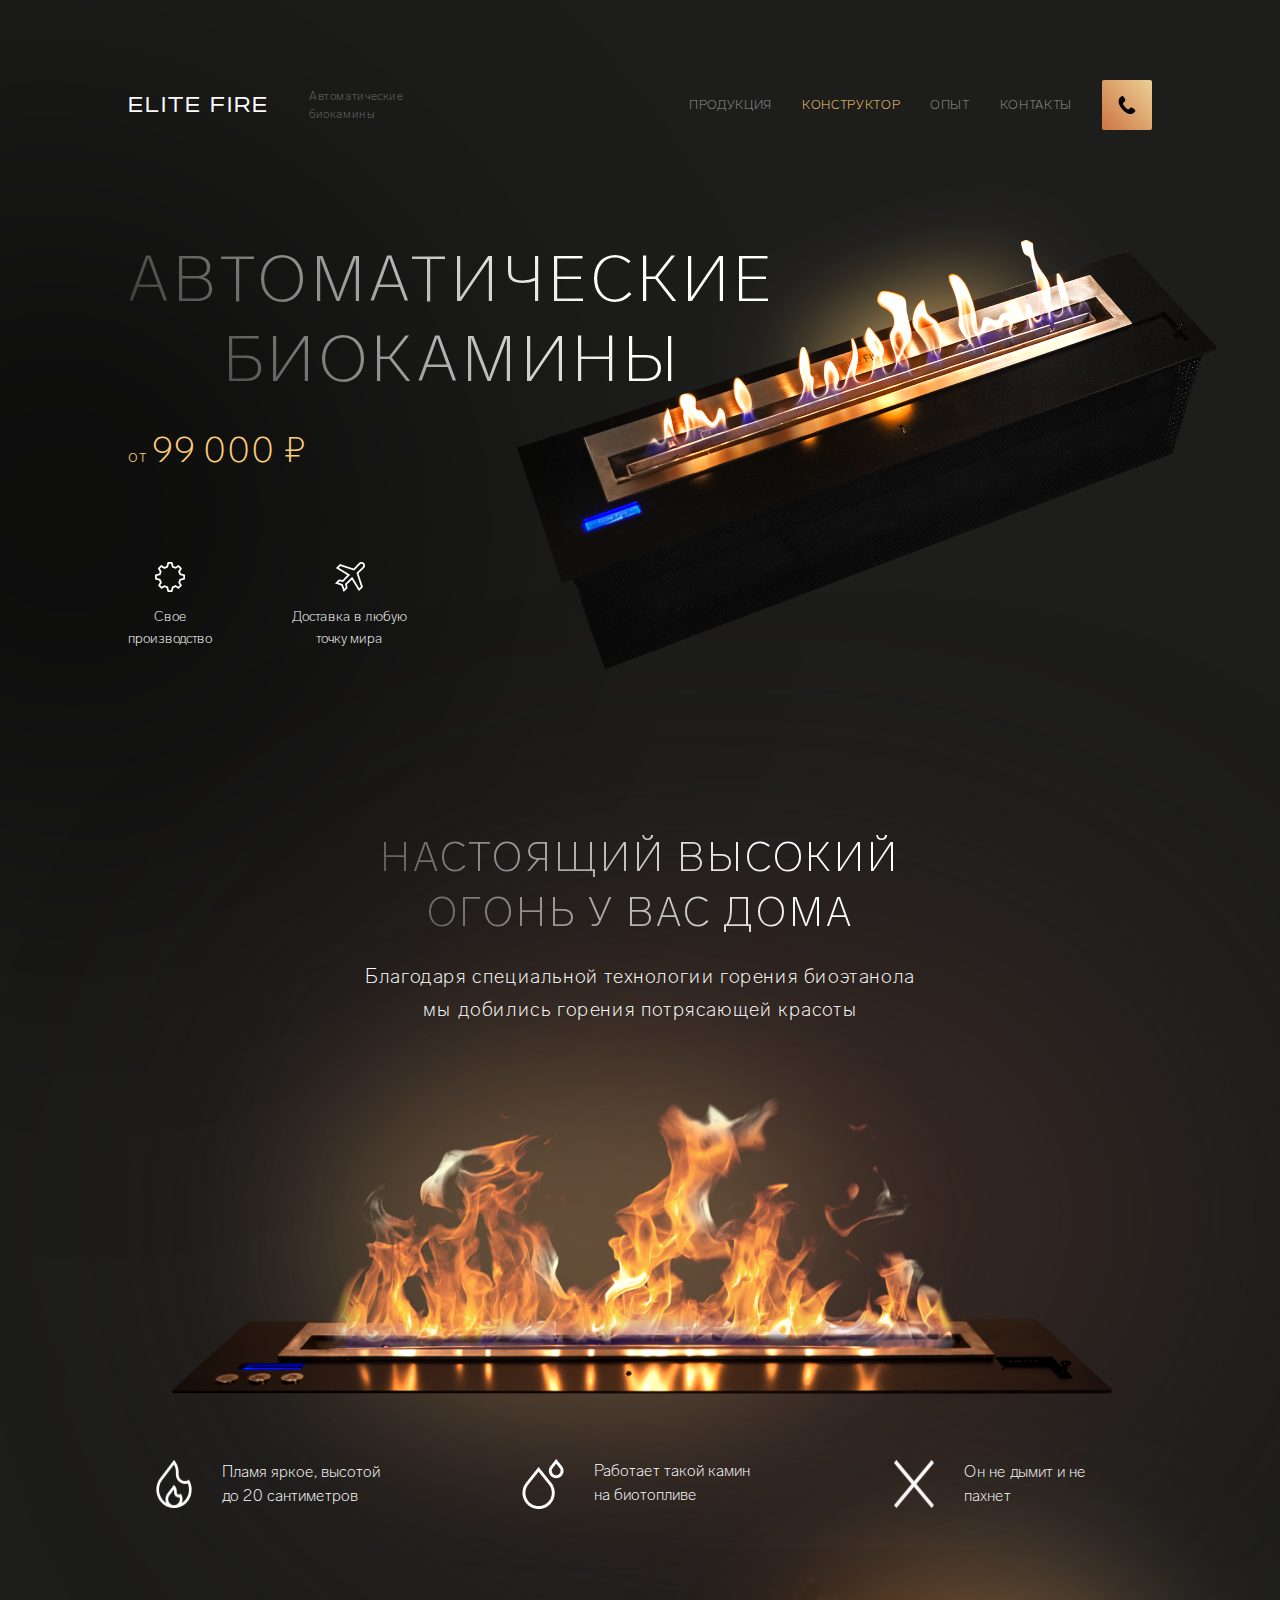
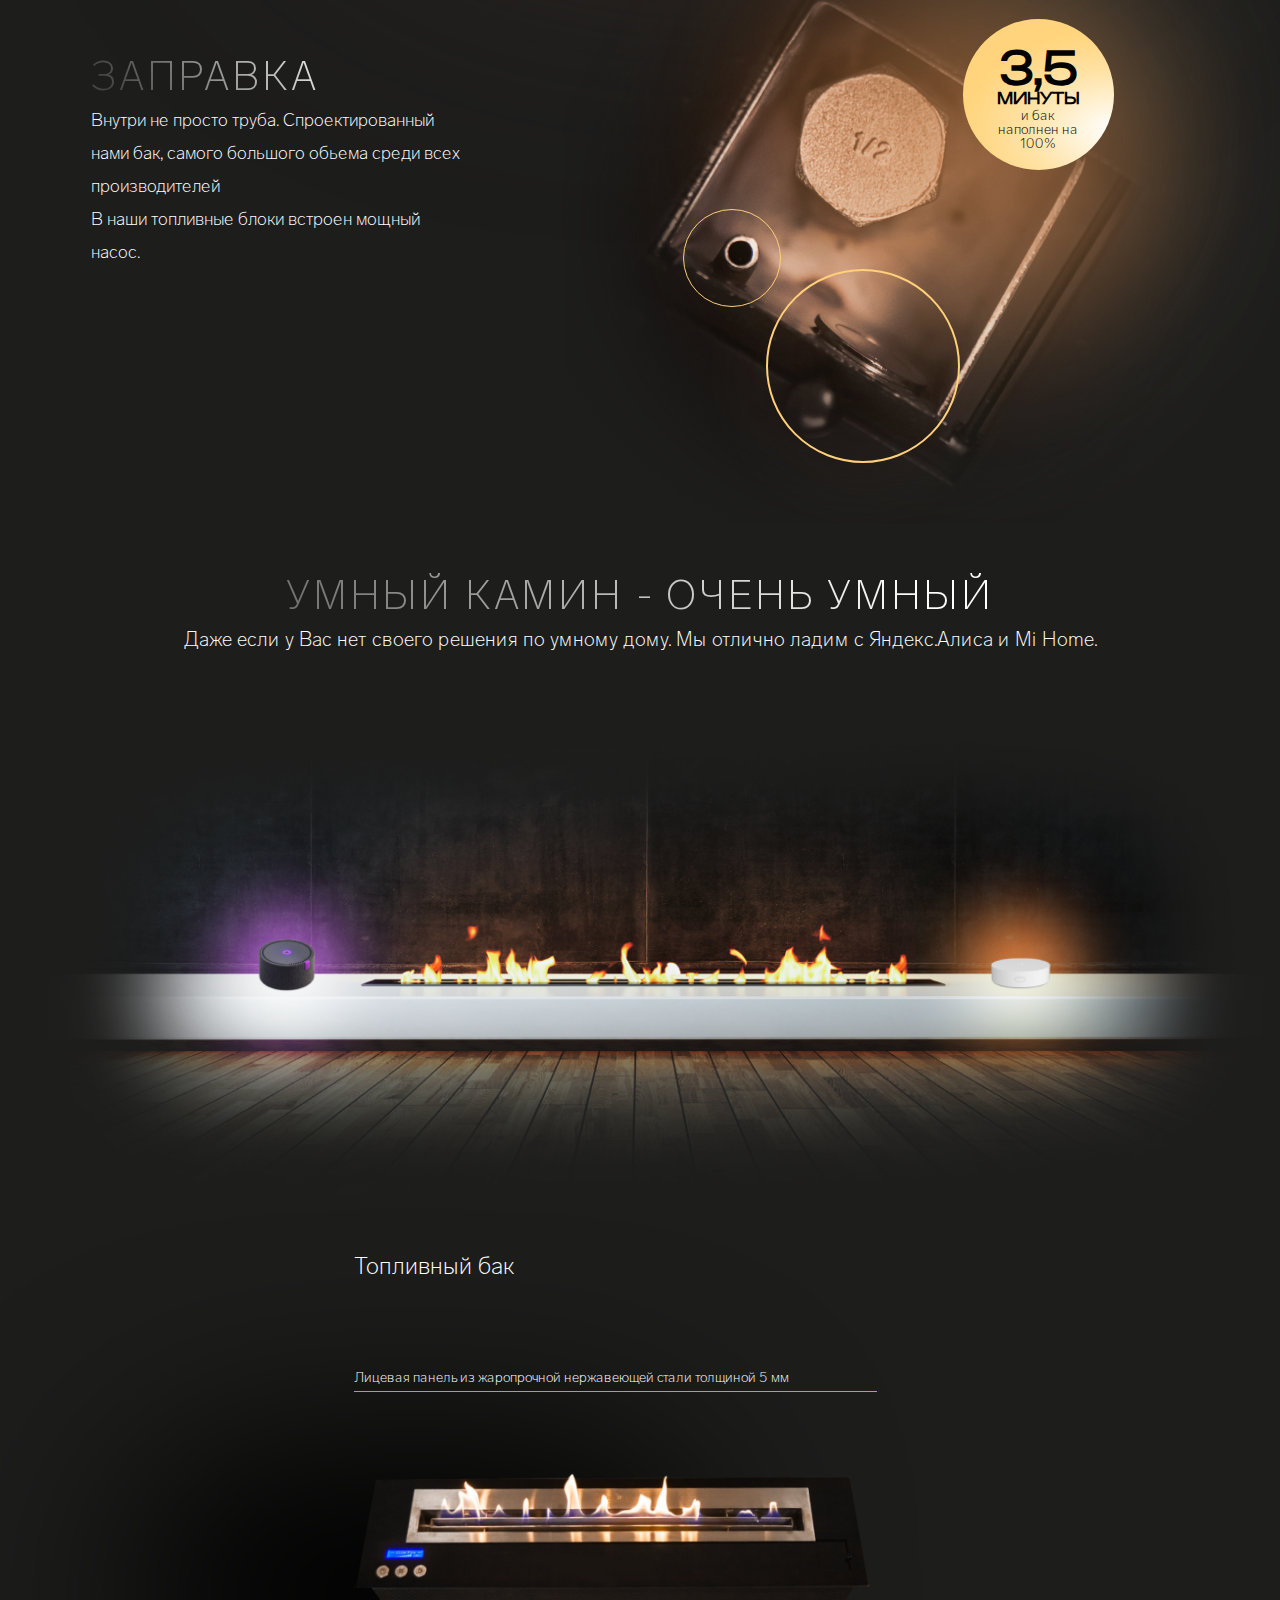
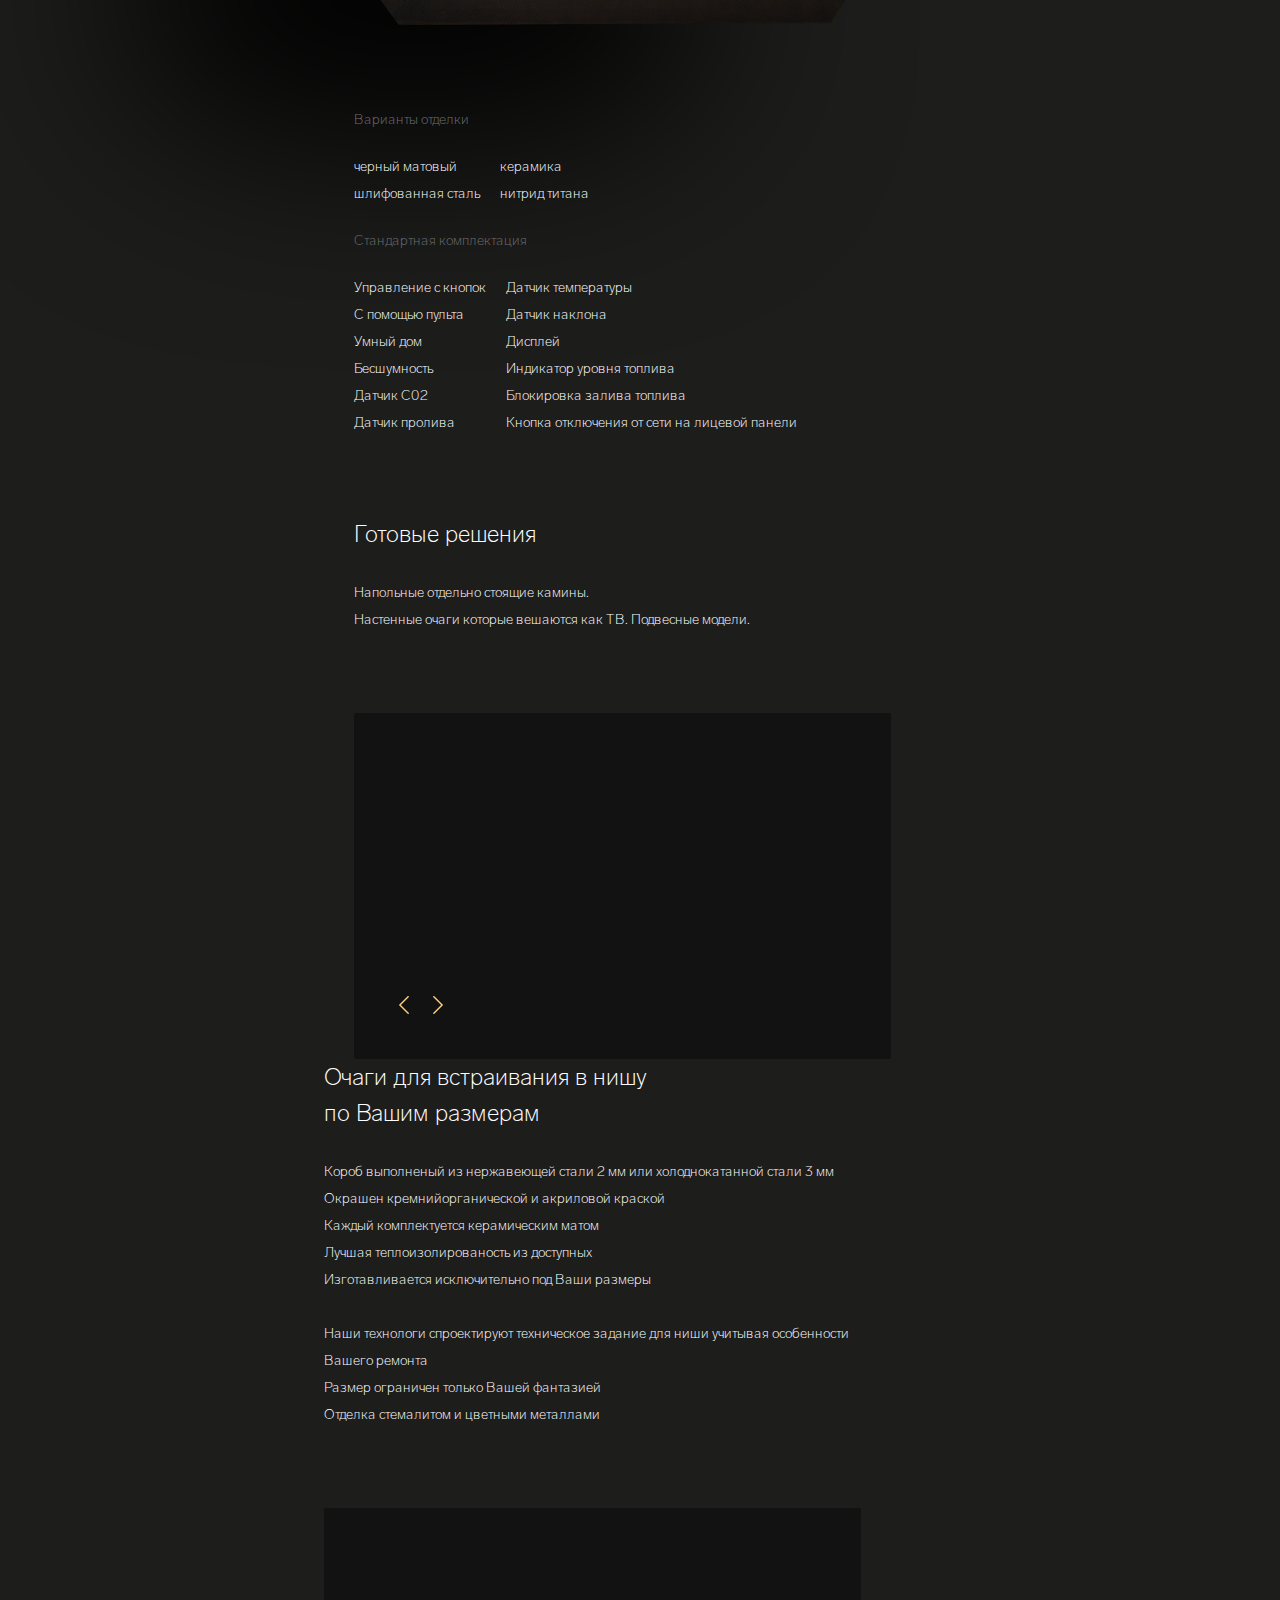
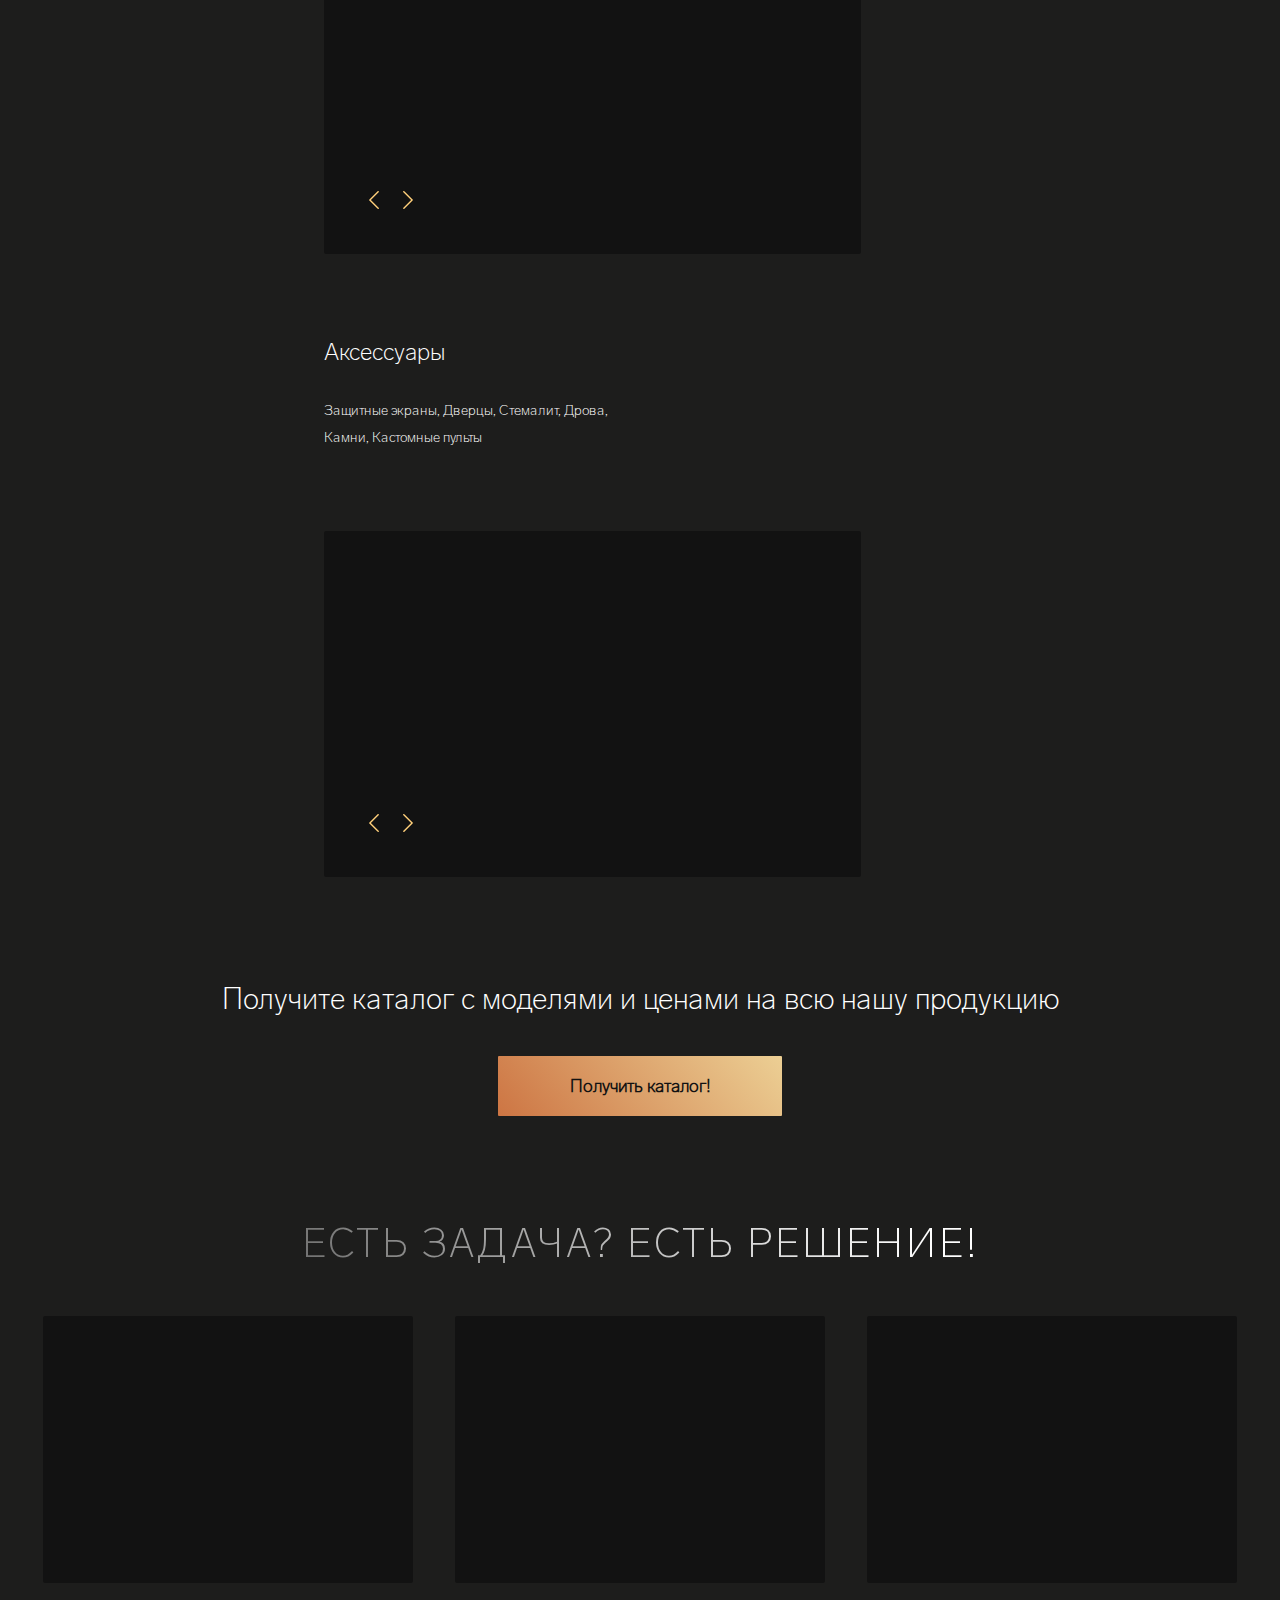
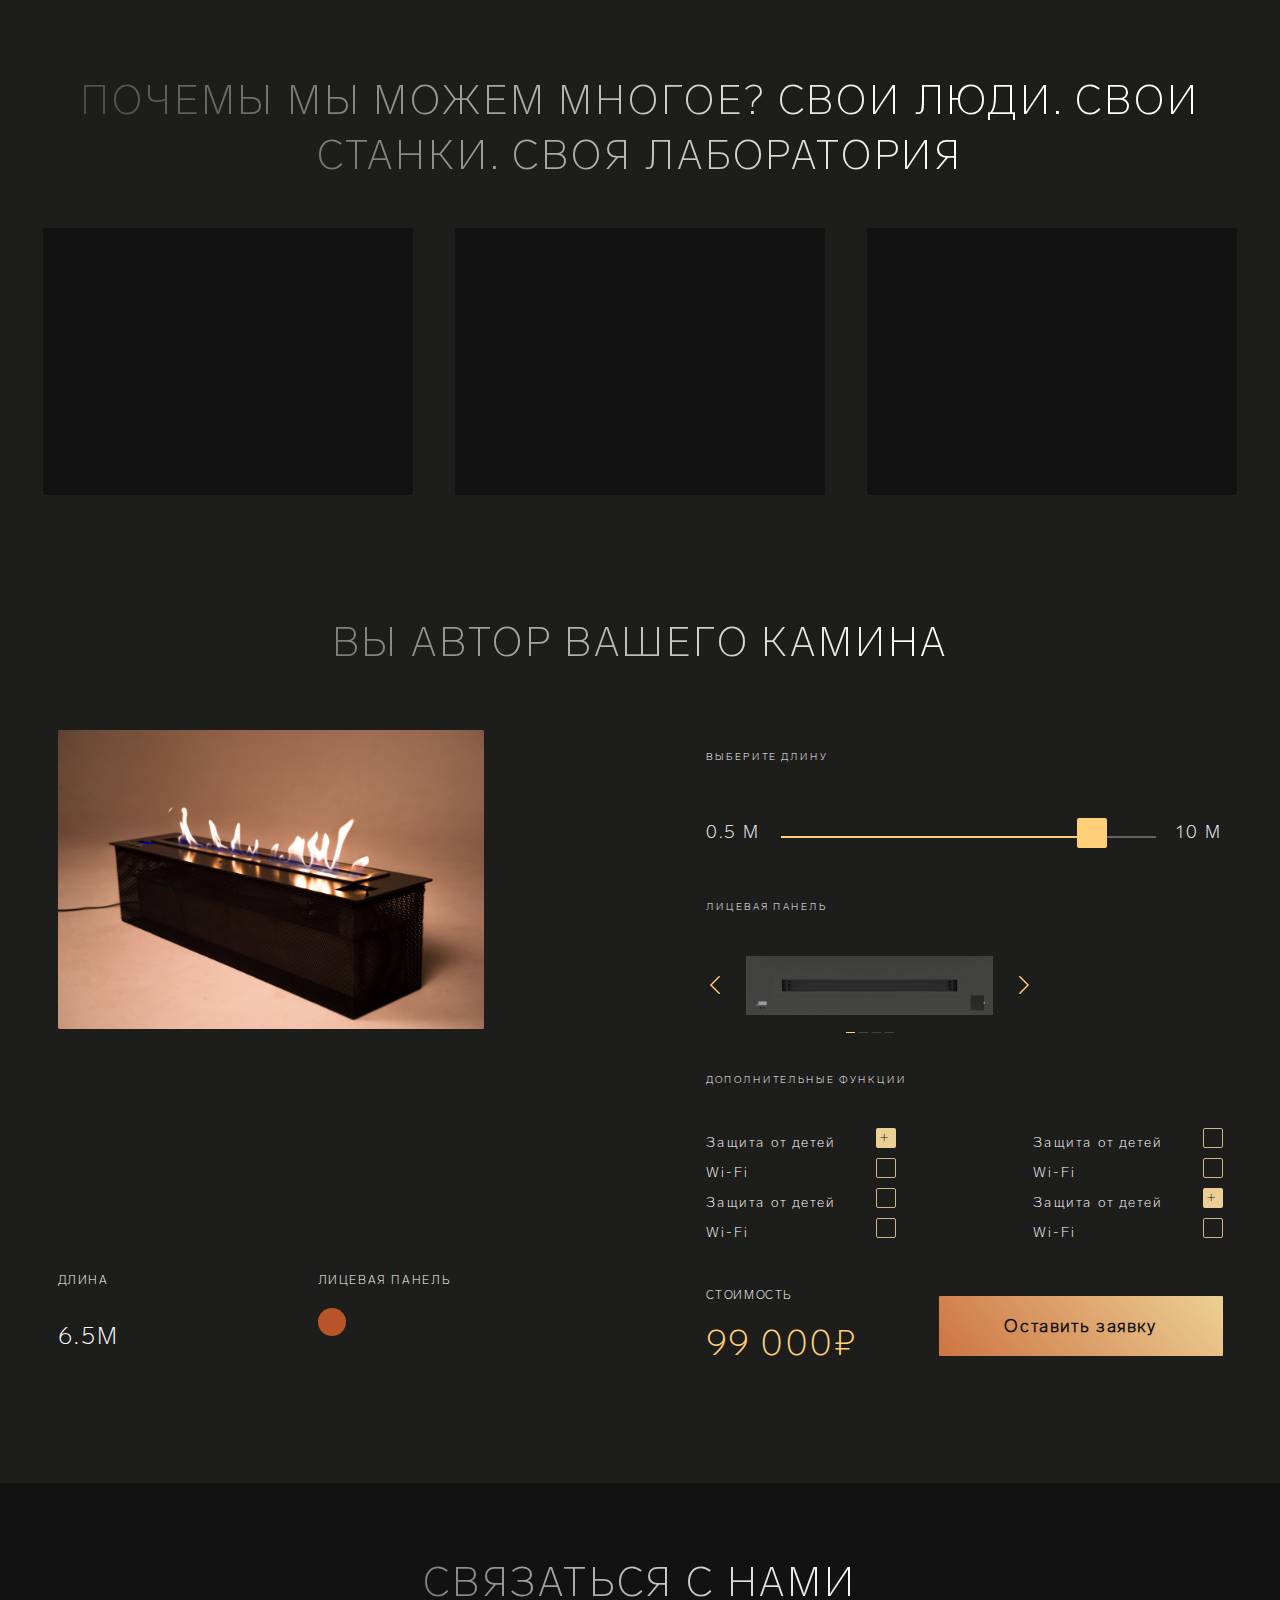
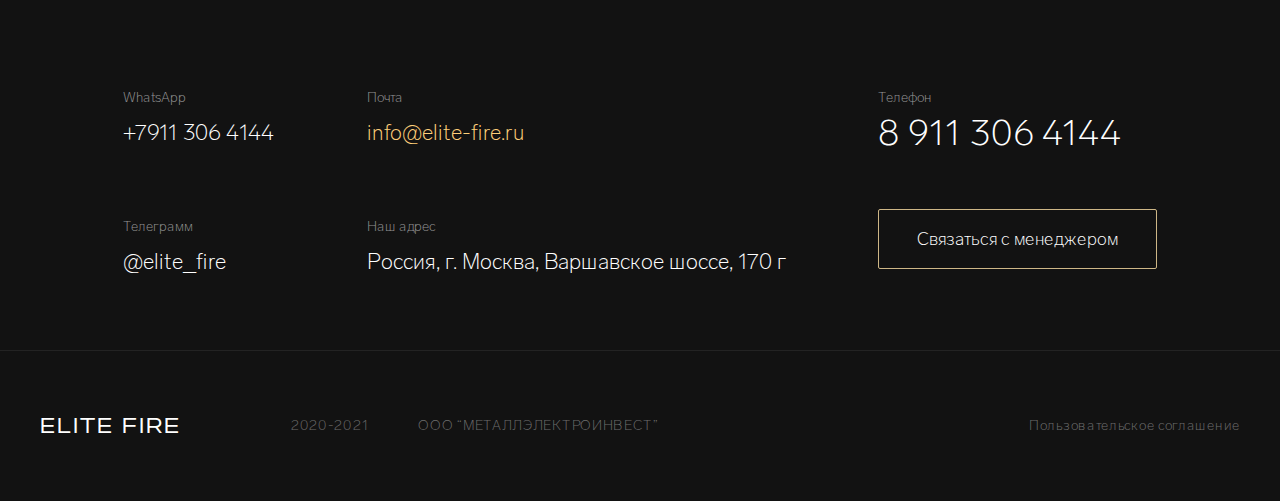
<file: project1/index.html>
<!DOCTYPE html>
<html lang="ru">
  <head>
    <meta charset="UTF-8" />
    <meta http-equiv="X-UA-Compatible" content="IE=edge" />
    <meta name="viewport" content="width=device-width, initial-scale=1.0" />
    <title>Elite Fire</title>
    <link rel="stylesheet" href="styles.css" />
  </head>
  <body>
    <div class="header">
      <div class="header__item">
        <div class="header__item__title">Elite Fire</div>
        <div class="header__item__subtitle">Автоматические биокамины</div>
      </div>
      <div class="header__menu">
        <div>продукция</div>
        <div class="header__menu__item">конструктор</div>
        <div>опыт</div>
        <div>контакты</div>
        <div class="header__menu__icon">
          <img src="public/Vector (10).png" />
        </div>
      </div>
    </div>
    <div class="first__section">
      <div class="first__section__gradient"></div>
      <div class="first__section__container">
        <div class="first__section__container__info">
          <div class="first__section__container__info__title">
            автоматические<br />
            биокамины
          </div>
          <div class="first__section__container__info__price">от <span>99 000 &#8381;</span></div>
        </div>

        <div class="first__section__container__add">
          <div class="first__section__container__add__item">
            <img src="public/Vector (1).png" />
            <div class="first__section__container__add__item__text">Свое <br />производство</div>
          </div>
          <div class="first__section__container__add__item">
            <img src="public/Vector.png" />
            <div class="first__section__container__add__item__text">
              Доставка в любую <br />
              точку мира
            </div>
          </div>
        </div>
      </div>
      <div class="first__section__image">
        <div class="first__section__image__gradient"></div>
        <div class="first__section__image__content"><img src="public/kamin4 2.png" width="700px" /></div>
      </div>
    </div>

    <div class="second__section">
      <div class="second__section__title">Настоящий высокий огонь у вас дома</div>
      <div class="second__section__subtitle">
        Благодаря специальной технологии горения биоэтанола <br />мы добились горения потрясающей красоты
      </div>
      <div class="second__section__gradient__light"></div>
      <div class="second__section__gradient__ultra"></div>
      <img src="public/kamin2 1.png" width="100%" />
      <div class="second__section__pros">
        <div class="second__section__pros__item">
          <img src="public/Vector (2).png" />
          <div class="second__section__pros__item__text">Пламя яркое, высотой до 20 сантиметров</div>
        </div>
        <div class="second__section__pros__item">
          <img src="public/Group (2).png" />
          <div class="second__section__pros__item__text">Работает такой камин на биотопливе</div>
        </div>
        <div class="second__section__pros__item">
          <img src="public/Vector (5).png" />
          <div class="second__section__pros__item__text">Он не дымит и не пахнет</div>
        </div>
      </div>
    </div>
    <div class="third__section">
      <div>
        <div class="third__section__gradient"></div>
        <div class="third__section__text">
          <div class="third__section__text__title">заправка</div>
          <div class="third__section__text__content">
            Внутри не просто труба. Спроектированный нами бак, самого большого обьема среди всех производителей
          </div>
          <div class="third__section__text__content">В наши топливные блоки встроен мощный насос.</div>
        </div>
      </div>
      <div>
        <div class="third__section__circle">
          <div class="third__section__circle__number">3,5</div>
          <div class="third__section__circle__min">минуты</div>
          <div class="third__section__circle__text">и бак наполнен на 100%</div>
        </div>
        <div class="third__section__outline"></div>
        <div class="third__section__outline__small"></div>
        <div class="third__section__aura"></div>
        <div class="third__section__aura2"></div>
        <div class="third__section__image"><img src="public/group.png" /></div>
      </div>
    </div>
    <div class="fourth__section">
      <div class="fourth__section__title">Умный камин - очень умный</div>
      <div class="fourth__section__subtitle">
        Даже если у Вас нет своего решения по умному дому. Мы отлично ладим с Яндекс.Алиса и Mi Home.
      </div>
      <img src="public/kamin6 1.png" width="100%" />
    </div>

    <div class="fifth__section">
      <div class="fifth__section__container">
        <div class="fifth__section__container__inner">
          <div class="fifth__section__container__inner__title">Топливный бак</div>
          <div class="fifth__section__container__inner__subtitle">
            Лицевая панель из жаропрочной нержавеющей стали толщиной 5 мм
          </div>
          <img src="public/kamin5 1.png" width="90%" />
          <div class="fifth__section__gradient"></div>
          <div class="fifth__section__container__inner__content">
            <div class="fifth__section__container__inner__content__title">Варианты отделки</div>
            <div class="fifth__section__container__inner__content__columns">
              <div>
                черный матовый <br />
                шлифованная сталь
              </div>
              <div>
                керамика<br />
                нитрид титана
              </div>
            </div>

            <div class="fifth__section__container__inner__content">
              <div class="fifth__section__container__inner__content__title">Стандартная комплектация</div>
              <div class="fifth__section__container__inner__content__columns">
                <div>
                  Управление с кнопок<br />
                  С помощью пульта <br />Умный дом <br />Бесшумность <br />Датчик С02 <br />Датчик пролива
                </div>
                <div>
                  Датчик температуры<br />
                  Датчик наклона <br />Дисплей<br />
                  Индикатор уровня топлива<br />
                  Блокировка залива топлива <br />Кнопка отключения от сети на лицевой панели
                </div>
              </div>
            </div>
          </div>
          <div class="fifth__section__container__inner">
            <div>
              <div class="fifth__section__container__inner__title">Готовые решения</div>
              <div class="fifth__section__container__inner__text">
                Напольные отдельно стоящие камины. <br />Настенные очаги которые вешаются как ТВ. Подвесные модели.
              </div>
            </div>

            <div class="fifth__section__rectangle">
              <img src="public/Vector (9).png" />
              <img src="public/Vector (8).png" />
            </div>
          </div>
        </div>
      </div>
      <div class="fifth__section__container">
        <div class="fifth__section__container__inner">
          <div>
            <div class="fifth__section__container__inner__title">Очаги для встраивания в нишу по Вашим размерам</div>
            <div>
              <div class="fifth__section__container__inner__text">
                Короб выполненый из нержавеющей стали 2 мм или холоднокатанной стали 3 мм
              </div>
              <div class="fifth__section__container__inner__text">Окрашен кремнийорганической и акриловой краской</div>
              <div class="fifth__section__container__inner__text">Каждый комплектуется керамическим матом</div>
              <div class="fifth__section__container__inner__text">Лучшая теплоизолированость из доступных</div>
              <div class="fifth__section__container__inner__text">Изготавливается исключительно под Ваши размеры</div>
              <div class="fifth__section__container__inner__text">
                Наши технологи спроектируют техническое задание для ниши учитывая особенности Вашего ремонта
              </div>
              <div class="fifth__section__container__inner__text">Размер ограничен только Вашей фантазией</div>
              <div class="fifth__section__container__inner__text">Отделка стемалитом и цветными металлами</div>
            </div>
          </div>

          <div class="fifth__section__rectangle">
            <img src="public/Vector (9).png" />
            <img src="public/Vector (8).png" />
          </div>
        </div>

        <div class="fifth__section__container__inner">
          <div>
            <div class="fifth__section__container__inner__title">Аксессуары</div>
            <div class="fifth__section__container__inner__text">
              Защитные экраны, Дверцы, Стемалит, Дрова, <br />Камни, Кастомные пульты
            </div>
          </div>
          <div class="fifth__section__rectangle">
            <img src="public/Vector (9).png" />
            <img src="public/Vector (8).png" />
          </div>
        </div>
      </div>
    </div>
    <div class="fifth__section__add">
      <div>Получите каталог с моделями и ценами на всю нашу продукцию</div>
      <div class="fifth__section__add__button">Получить каталог!</div>
    </div>
    <div class="sixth__section">
      <div class="sixth__section__container">
        <div class="sixth__section__container__title">Есть задача? Есть решение!</div>
        <div class="sixth__section__container__content">
          <div class="sixth__section__container__rectangle"></div>
          <div class="sixth__section__container__rectangle"></div>
          <div class="sixth__section__container__rectangle"></div>
        </div>
      </div>
      <div class="sixth__section__container">
        <div class="sixth__section__container__title">
          Почемы мы можем многое? Свои люди. Свои станки. Своя лаборатория
        </div>
        <div class="sixth__section__container__content">
          <div class="sixth__section__container__rectangle"></div>
          <div class="sixth__section__container__rectangle"></div>
          <div class="sixth__section__container__rectangle"></div>
        </div>
      </div>
    </div>
    <div class="seventh__section">
      <div class="seventh__section__title">вы автор вашего камина</div>
      <div class="seventh__section__container">
        <div class="seventh__section__container__inner">
          <img src="public/DSC_9851 1.png" width="80%" />
          <div class="seventh__section__container__inner__options">
            <div>
              <div class="seventh__section__container__item">длина</div>
              <div class="seventh__section__container__value">6.5м</div>
            </div>
            <div>
              <div class="seventh__section__container__item">лицевая панель</div>
              <div class="seventh__section__container__color"></div>
            </div>
          </div>
        </div>
        <div class="seventh__section__container__inner">
          <div>Выберите длину</div>
          <div class="seventh__section__container__inner__item">
            <div>0.5 м</div>
            <div class="slider">
              <div><img src="public/Line 5.png" /></div>

              <div class="seventh__section__container__inner__item__switch"></div>
              <div><img src="public/Line 4.png" /></div>
            </div>

            <div>10 м</div>
          </div>
          <div>Лицевая панель</div>
          <div class="seventh__section__container__inner__item">
            <img src="public/Group 41.png" />
          </div>
          <div>дополнительные функции</div>
          <div class="seventh__section__container__inner__check">
            <div>
              <div class="spisok">
                <div>Защита от детей</div>
                <div class="checkbox">+</div>
              </div>
              <div class="spisok">
                <div>Wi-Fi</div>
                <div class="outlined_checkbox"></div>
              </div>
              <div class="spisok">
                <div>Защита от детей</div>
                <div class="outlined_checkbox"></div>
              </div>
              <div class="spisok">
                <div>Wi-Fi</div>
                <div class="outlined_checkbox"></div>
              </div>
            </div>
            <div>
              <div class="spisok">
                <div>Защита от детей</div>
                <div class="outlined_checkbox"></div>
              </div>
              <div class="spisok">
                <div>Wi-Fi</div>
                <div class="outlined_checkbox"></div>
              </div>
              <div class="spisok">
                <div>Защита от детей</div>
                <div class="checkbox">+</div>
              </div>
              <div class="spisok">
                <div>Wi-Fi</div>
                <div class="outlined_checkbox"></div>
              </div>
            </div>
          </div>
          <div class="seventh__section__container__price">
            <div class="seventh__section__container__price__column">
              <div>стоимость</div>
              <div class="seventh__section__container__price__text">99 000₽</div>
            </div>
            <div class="seventh__section__button">Оставить заявку</div>
          </div>
        </div>
      </div>
    </div>

    <div class="contacts">
      <div class="contacts__title">связаться с нами</div>
      <div class="contacts__content">
        <div class="contacts__content__section">
          <div>
            <div class="contacts__content__section__name">WhatsApp</div>
            <div class="contacts__content__section__value">+7911 306 4144</div>
          </div>
          <div>
            <div class="contacts__content__section__name">Телеграмм</div>
            <div class="contacts__content__section__value">@elite_fire</div>
          </div>
        </div>
        <div class="contacts__content__section">
          <div>
            <div class="contacts__content__section__name">Почта</div>
            <div class="contacts__content__section__value" style="color: #ffcf7a">info@elite-fire.ru</div>
          </div>
          <div>
            <div class="contacts__content__section__name">Наш адрес</div>
            <div class="contacts__content__section__value">Россия, г. Москва, Варшавское шоссе, 170 г</div>
          </div>
        </div>
        <div class="contacts__content__section">
          <div>
            <div class="contacts__content__section__name">Телефон</div>
            <div class="contacts__content__section__value" style="font-size: 36px">8 911 306 4144</div>
          </div>
          <div class="contacts__button">Связаться с менеджером</div>
        </div>
      </div>
    </div>

    <footer>
      <div class="footer__container">
        <div class="footer__container__title">Elite Fire</div>
        <div class="footer__container__content">
          <div>2020-2021</div>
          <div>ООО “МЕТАЛЛЭЛЕКТРОИНВЕСТ”</div>
        </div>
      </div>

      <div>Пользовательское соглашение</div>
    </footer>
  </body>
</html>
</file>
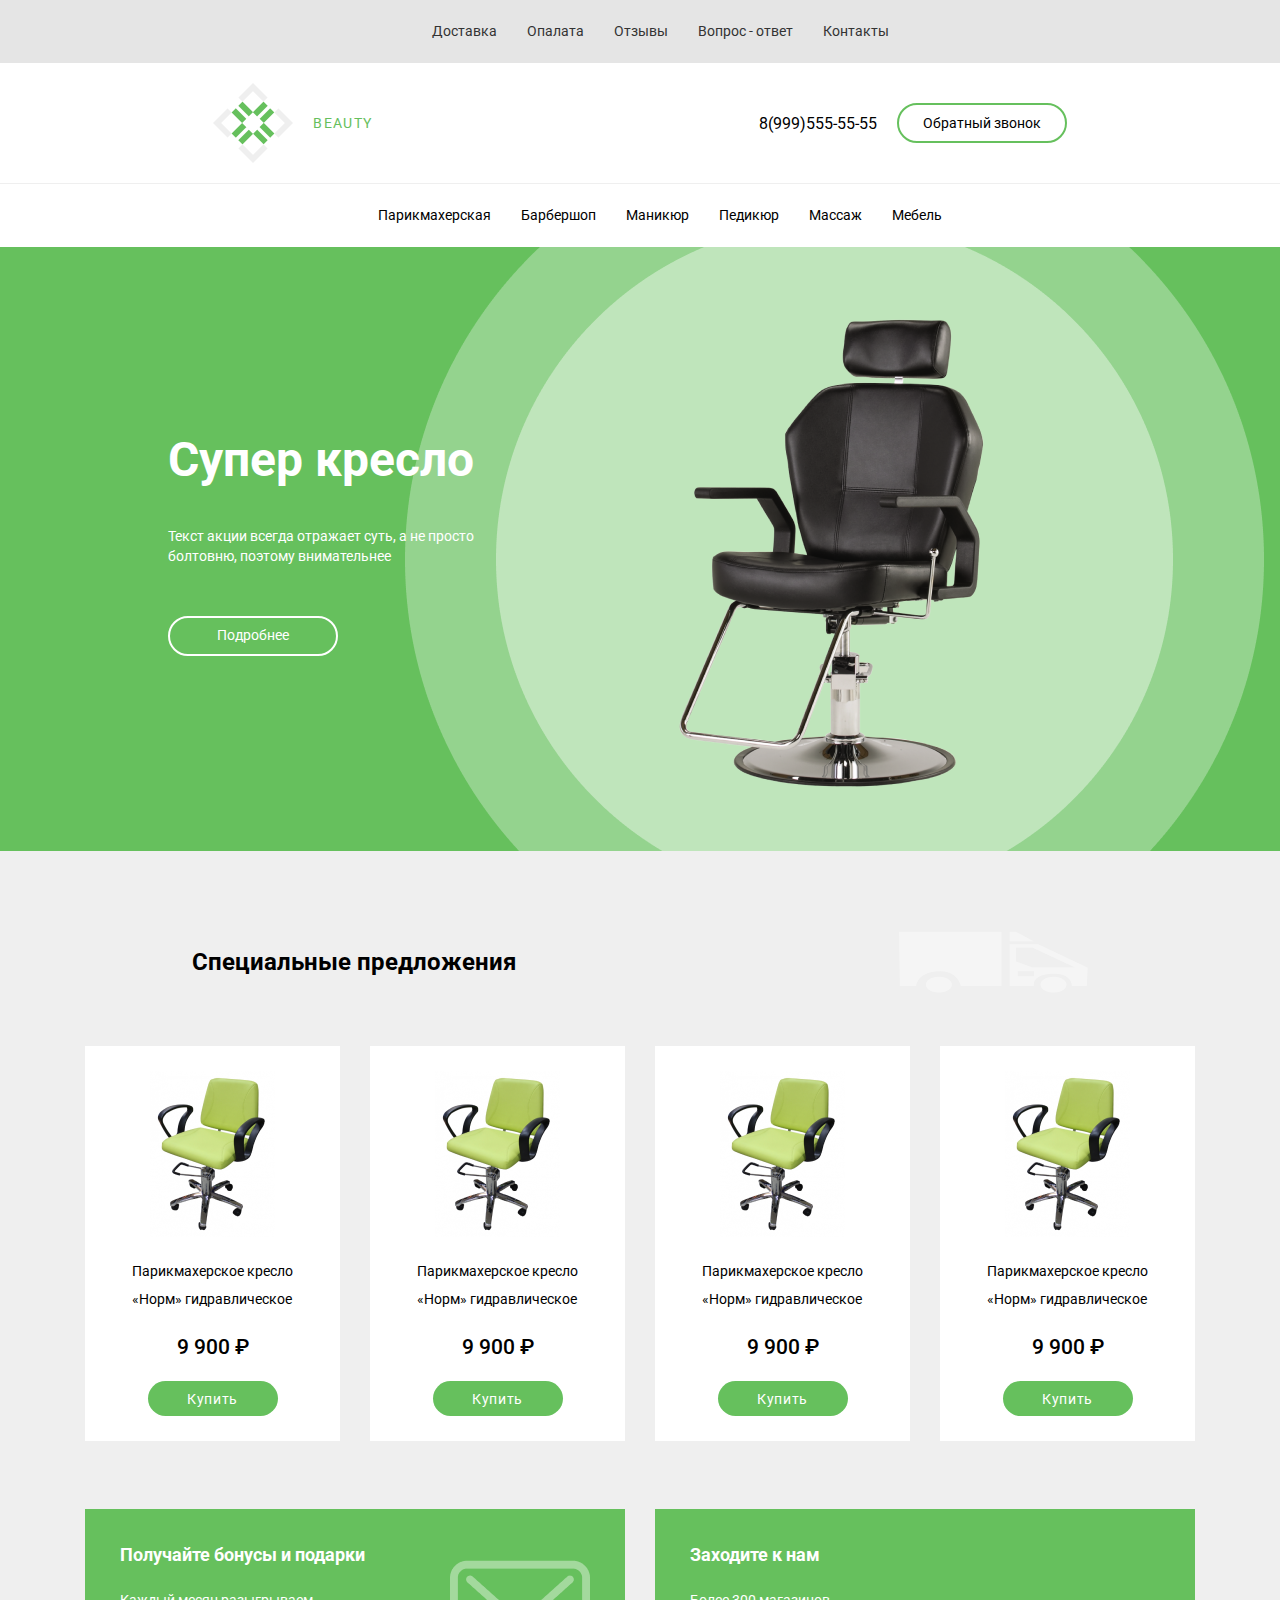
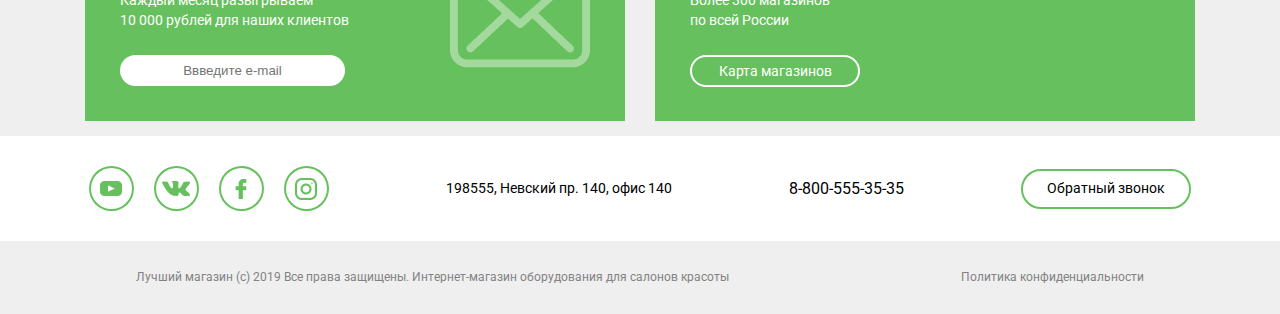
<file: project2/index.html>
<!DOCTYPE html>
<html lang="ru">
  <head>
    <meta charset="UTF-8" />
    <meta http-equiv="X-UA-Compatible" content="IE=edge" />
    <meta name="viewport" content="width=device-width, initial-scale=1.0" />
    <title>Beauty</title>
    <link rel="stylesheet" href="style.css" />
  </head>
  <body>
    <div class="top-menu">
      <ul>
        <li>Доставка</li>
        <li>Опалата</li>
        <li>Отзывы</li>
        <li>Вопрос - ответ</li>
        <li>Контакты</li>
      </ul>
    </div>
    <div class="header">
      <div class="header__item">
        <img src="public/logo.png" width="80px" height="80px" />
        <div class="header__item__title">BEAUTY</div>
      </div>
      <div class="header__item">
        <div class="header__item__phone">8(999)555-55-55</div>
        <div class="header__item__button">Обратный звонок</div>
      </div>
    </div>
    <div class="main-menu">
      <ul>
        <li>Парикмахерская</li>
        <li>Барбершоп</li>
        <li>Маникюр</li>
        <li>Педикюр</li>
        <li>Массаж</li>
        <li>Мебель</li>
      </ul>
    </div>
    <div class="section1">
      <div class="section1__item">
        <div class="section1__item__title">Супер кресло</div>
        <div class="section1__item__subtitle">
          Текст акции всегда отражает суть, а не просто болтовню, поэтому внимательнее
        </div>
        <div class="section1__item__button">Подробнее</div>
      </div>
    </div>
    <div class="section2">
      <div class="section2__title">
        <div>Специальные предложения</div>
        <img src="public/Group1.png" />
      </div>

      <div class="section2__container">
        <div class="section2__container__item">
          <img src="public/Rectangle 4.png" />
          <div class="section2__container__item__text">Парикмахерское кресло <br />«Норм» гидравлическое</div>
          <div class="section2__container__item__price">9 900 ₽</div>
          <div class="section2__container__item__button">Купить</div>
        </div>
        <div class="section2__container__item">
          <img src="public/Rectangle 4.png" />
          <div class="section2__container__item__text">Парикмахерское кресло <br />«Норм» гидравлическое</div>
          <div class="section2__container__item__price">9 900 ₽</div>
          <div class="section2__container__item__button">Купить</div>
        </div>
        <div class="section2__container__item">
          <img src="public/Rectangle 4.png" />
          <div class="section2__container__item__text">Парикмахерское кресло <br />«Норм» гидравлическое</div>
          <div class="section2__container__item__price">9 900 ₽</div>
          <div class="section2__container__item__button">Купить</div>
        </div>
        <div class="section2__container__item">
          <img src="public/Rectangle 4.png" />
          <div class="section2__container__item__text">Парикмахерское кресло <br />«Норм» гидравлическое</div>
          <div class="section2__container__item__price">9 900 ₽</div>
          <div class="section2__container__item__button">Купить</div>
        </div>
      </div>
      <div class="section3">
        <div class="section3__container">
          <div class="section3__container__inner">
            <div class="section3__container__title">Получайте бонусы и подарки</div>
            <p class="section3__container__subtitle">Каждый месяц разыгрываем <br />10 000 рублей для наших клиентов</p>
            <input type="text" placeholder="Ввведите e-mail" />
          </div>
          <div><img src="public/envelope.png " /></div>
        </div>
        <div class="section3__container">
          <div class="section3__container__inner">
            <div class="section3__container__title">Заходите к нам</div>
            <div class="section3__container__subtitle">Более 300 магазинов <br />по всей России</div>
            <div class="section3__container__button">Карта магазинов</div>
          </div>
        </div>
      </div>
    </div>
    <footer>
      <div class="footer">
        <div class="footer__contacts">
          <div class="footer__icons">
            <img src="public/Vector (1).png" />
          </div>
          <div class="footer__icons">
            <img src="public/Group.png" />
          </div>
          <div class="footer__icons">
            <img src="public/facebook-logo.png" />
          </div>
          <div class="footer__icons">
            <img src="public/instagram.png" />
          </div>
        </div>
        <div>198555, Невский пр. 140, офис 140</div>
        <div class="footer__phone">8-800-555-35-35</div>
        <div class="footer__button">Обратный звонок</div>
      </div>
      <div class="footer__footer">
        <div>Лучший магазин (с) 2019 Все права защищены. Интернет-магазин оборудования для салонов красоты</div>
        <div>Политика конфиденциальности</div>
      </div>
    </footer>
  </body>
</html>
</file>
<file: project1/styles.css>
.fifth__section__gradient, .third__section .third__section__aura2, .third__section .third__section__aura, .second__section__gradient__light, .second__section__gradient__ultra, .first__section__image__gradient, .third__section__gradient, .first__section .first__section__gradient {
  position: absolute;
  z-index: 1;
  border-radius: 300px;
}

.third__section__gradient, .first__section .first__section__gradient {
  filter: blur(250px);
  transform: rotate(45deg);
  background-color: #000000;
}

.contacts .contacts__button, .fifth__section__add, .third__section .third__section__circle, .second__section .second__section__pros, .second__section, .first__section .first__section__container .first__section__container__add .first__section__container__add__item, .header .header__menu .header__menu__icon, .header .header__menu, .header .header__item, .header, .seventh__section .seventh__section__container .seventh__section__container__inner .seventh__section__container__price .seventh__section__button, .fifth__section__add .fifth__section__add__button {
  display: flex;
  align-items: center;
}

.seventh__section .seventh__section__container .seventh__section__container__inner .seventh__section__container__price .seventh__section__button, .fifth__section__add .fifth__section__add__button {
  width: 284px;
  height: 60px;
  font-weight: 600;
  font-size: 18px;
  line-height: 30px;
  justify-content: center;
  color: #121212;
  background: linear-gradient(230deg, #eccf94, rgba(249, 139, 77, 0.8));
  border-radius: 1px;
}

.contacts .contacts__title, .seventh__section .seventh__section__title, .sixth__section .sixth__section__container .sixth__section__container__title, .fourth__section .fourth__section__title, .third__section .third__section__text .third__section__text__title, .second__section .second__section__title, .first__section .first__section__container .first__section__container__info .first__section__container__info__title {
  background: linear-gradient(235.41deg, #ffffff 28.47%, rgba(255, 255, 255, 0.18) 91.88%);
  -webkit-background-clip: text;
  -webkit-text-fill-color: transparent;
  background-clip: text;
  text-transform: uppercase;
  letter-spacing: 0.07em;
  font-weight: 250;
  font-size: 40px;
  line-height: 55px;
  text-align: center;
}

* {
  box-sizing: border-box;
  z-index: 2;
}

body {
  font-family: "Labgrotesque";
  color: #ffffff;
  background-color: #1d1d1c;
  font-size: 14px;
  font-weight: 400;
  margin: 0px;
}

@font-face {
  font-family: "ScaniaSans";
  src: local("ScaniaSans"), url("ScaniaSansCYHeadline-Regular.ttf") format("truetype");
}
@font-face {
  font-family: "Labgrotesque";
  src: local("Labgrotesque"), url("labgrotesque-thin.ttf") format("truetype");
}
.header {
  justify-content: space-between;
  padding: 80px 10% 30px 10%;
}
.header .header__item {
  gap: 40px;
}
.header .header__item .header__item__title {
  font-family: "ScaniaSans";
  font-size: 20px;
  letter-spacing: 0.105em;
}
.header .header__item .header__item__subtitle {
  font-size: 12px;
  letter-spacing: 0.05em;
  line-height: 18px;
  color: #6d6d6d;
  width: 100px;
  white-space: pre-wrap;
}
.header .header__menu {
  gap: 30px;
  font-size: 13px;
  line-height: 16px;
  color: #949494;
  letter-spacing: 0.05em;
  text-transform: uppercase;
  cursor: pointer;
}
.header .header__menu .header__menu__item {
  color: #ffcf7a;
}
.header .header__menu .header__menu__icon {
  width: 50px;
  height: 50px;
  justify-content: center;
  background: linear-gradient(230deg, #eccf94, rgba(249, 139, 77, 0.8));
  border-radius: 2px;
}

.first__section {
  display: flex;
  padding: 80px 10%;
}
.first__section .first__section__gradient {
  width: 50%;
  height: 60%;
  left: -20%;
}
.first__section .first__section__container {
  display: flex;
  flex-direction: column;
  gap: 86px;
}
.first__section .first__section__container .first__section__container__info {
  display: flex;
  flex-direction: column;
  gap: 30px;
}
.first__section .first__section__container .first__section__container__info .first__section__container__info__title {
  font-size: 64px;
  line-height: 80px;
}
.first__section .first__section__container .first__section__container__info .first__section__container__info__price {
  font-size: 18px;
  line-height: 40px;
  letter-spacing: 0.05em;
  color: #ffcf7a;
}
.first__section .first__section__container .first__section__container__info .first__section__container__info__price span {
  font-size: 36px;
}
.first__section .first__section__container .first__section__container__add {
  display: flex;
  flex-direction: row;
  gap: 80px;
}
.first__section .first__section__container .first__section__container__add .first__section__container__add__item {
  flex-direction: column;
  justify-content: center;
  gap: 14px;
}
.first__section .first__section__container .first__section__container__add .first__section__container__add__item img {
  width: 30px;
  height: 30px;
}
.first__section .first__section__container .first__section__container__add .first__section__container__add__item .first__section__container__add__item__text {
  line-height: 22px;
  text-align: center;
}

.first__section__image__content {
  position: absolute;
  right: 5%;
}

.first__section__image__gradient {
  bottom: 55%;
  right: 20%;
  width: 201px;
  height: 87px;
  background: #ffcf7a;
  filter: blur(50px);
  transform: rotate(161.87deg);
}

.second__section {
  padding: 100px 10% 0px;
  flex-direction: column;
  gap: 20px;
}
.second__section .second__section__title {
  width: 670px;
}
.second__section .second__section__subtitle {
  font-size: 20px;
  line-height: 33px;
  text-align: center;
  letter-spacing: 0.03em;
}
.second__section .second__section__pros {
  gap: 140px;
  justify-content: center;
}
.second__section .second__section__pros .second__section__pros__item {
  display: flex;
  gap: 30px;
}
.second__section .second__section__pros .second__section__pros__item .second__section__pros__item__text {
  width: 160px;
  font-size: 16px;
  line-height: 24px;
}

.second__section__gradient__ultra {
  width: 508px;
  height: 339px;
  left: 25%;
  top: 1074px;
  background: rgba(255, 209, 128, 0.23);
  filter: blur(75px);
}

.second__section__gradient__light {
  width: 826px;
  height: 551px;
  left: 25%;
  top: 939px;
  background: #392924;
  filter: blur(150px);
}

.third__section {
  display: flex;
  flex-direction: row;
  justify-content: space-around;
  padding: 40px;
}
.third__section .third__section__text {
  width: 370px;
  padding-top: 100px;
}
.third__section .third__section__text .third__section__text__title {
  text-align: left;
}
.third__section .third__section__text .third__section__text__content {
  font-weight: 300;
  font-size: 18px;
  line-height: 33px;
}
.third__section .third__section__circle {
  position: absolute;
  margin-top: 70px;
  right: 13%;
  width: 151px;
  padding: 30px;
  height: 151px;
  flex-direction: column;
  justify-content: space-between;
  align-items: center;
  color: #000000;
  border-radius: 50%;
  background: radial-gradient(100% 65.98% at 100% 73.18%, #ffffff 0.31%, #ffe2a4 59.23%, #ffd47c 100%);
}
.third__section .third__section__circle .third__section__circle__number {
  font-family: "ScaniaSans";
  font-weight: 700;
  font-size: 46px;
  line-height: 20px;
  padding: 10px 0;
}
.third__section .third__section__circle .third__section__circle__min {
  font-family: "ScaniaSans";
  font-weight: 700;
  font-size: 16px;
  line-height: 20px;
}
.third__section .third__section__circle .third__section__circle__text {
  line-height: 14px;
  text-align: center;
}
.third__section .third__section__outline {
  position: absolute;
  width: 194px;
  height: 194px;
  right: 25%;
  margin-top: 320px;
  border-radius: 50%;
  border: 2px solid #ffcf7a;
  filter: drop-shadow(0px 8px 35px #ffe2a4);
}
.third__section .third__section__outline__small {
  position: absolute;
  width: 98px;
  height: 98px;
  right: 39%;
  margin-top: 260px;
  border-radius: 50%;
  border: 1px solid #ffcf7a;
  filter: drop-shadow(0px 4px 23px #ffe2a4);
}
.third__section .third__section__aura {
  width: 335.98px;
  height: 420.04px;
  background: rgba(175, 152, 112, 0.34);
  filter: blur(75px);
  transform: matrix(0.92, 0.39, 0.39, -0.92, 0, 0);
  right: 10%;
}
.third__section .third__section__aura2 {
  width: 269.65px;
  height: 385.66px;
  right: 15%;
  background: rgba(201, 115, 53, 0.45);
  filter: blur(75px);
  transform: matrix(0.31, -0.95, -0.95, -0.31, 0, 0);
}

.third__section__gradient {
  left: -30%;
  top: 1614px;
}

.fourth__section .fourth__section__subtitle {
  font-size: 20px;
  line-height: 33px;
  text-align: center;
  color: #ffffff;
}

.fifth__section {
  display: flex;
  flex-direction: row;
  flex-wrap: wrap;
  padding: 0 100px;
  gap: 20%;
  justify-content: center;
  align-items: flex-start;
}
.fifth__section .fifth__section__container {
  display: flex;
  flex-direction: column;
  align-items: flex-start;
  justify-content: space-between;
  gap: 80px;
}
.fifth__section .fifth__section__container__inner {
  display: flex;
  flex-direction: column;
  gap: 80px;
}
.fifth__section .fifth__section__container__inner .fifth__section__container__inner__text {
  line-height: 27px;
  white-space: pre-line;
  width: 90%;
}
.fifth__section .fifth__section__container__inner .fifth__section__container__inner__title {
  width: 350px;
  font-size: 24px;
  line-height: 36px;
}
.fifth__section .fifth__section__container__inner .fifth__section__container__inner__subtitle {
  line-height: 27px;
  width: 523px;
  border-bottom: 1px solid rgba(255, 207, 122, 0.72);
}
.fifth__section .fifth__section__container__inner .fifth__section__container__inner__content {
  display: flex;
  flex-direction: column;
  gap: 20px;
}
.fifth__section .fifth__section__container__inner .fifth__section__container__inner__content .fifth__section__container__inner__content__title {
  font-size: 14px;
  line-height: 27px;
  color: #6d6d6d;
}
.fifth__section .fifth__section__container__inner .fifth__section__container__inner__content .fifth__section__container__inner__content__columns {
  display: flex;
  flex-direction: row;
  gap: 20px;
  color: #ffffff;
  line-height: 27px;
}
.fifth__section .fifth__section__rectangle {
  width: 537px;
  height: 346px;
  padding: 45px;
  background: #121212;
  border-radius: 2px;
  display: flex;
  flex-direction: row;
  align-items: end;
  justify-content: flex-start;
  gap: 24px;
}

.fifth__section__add {
  font-style: normal;
  font-weight: 300;
  font-size: 30px;
  line-height: 44px;
  flex-direction: column;
  gap: 35px;
  padding: 100px 0;
}
.fifth__section__gradient {
  width: 570px;
  height: 284px;
  left: 10%;
  margin-top: 200px;
  background: #000000;
  filter: blur(100px);
}

.sixth__section {
  display: flex;
  flex-direction: column;
  gap: 90px;
}
.sixth__section .sixth__section__container {
  display: flex;
  flex-direction: column;
  gap: 45px;
}
.sixth__section .sixth__section__container .sixth__section__container__content {
  display: flex;
  flex-direction: row;
  gap: 42px;
  justify-content: center;
}
.sixth__section .sixth__section__container .sixth__section__container__content .sixth__section__container__rectangle {
  width: 370px;
  height: 267px;
  background: #121212;
  border-radius: 2px;
}

.seventh__section {
  padding: 120px 0;
}
.seventh__section .seventh__section__title {
  margin-bottom: 60px;
}
.seventh__section .seventh__section__container {
  display: flex;
  flex-direction: row;
  justify-content: space-around;
}
.seventh__section .seventh__section__container .seventh__section__container__inner {
  display: flex;
  flex-direction: column;
  justify-content: space-between;
  gap: 20px;
  font-weight: 500;
  font-size: 10px;
  line-height: 55px;
  letter-spacing: 0.2em;
  text-transform: uppercase;
}
.seventh__section .seventh__section__container .seventh__section__container__inner .seventh__section__container__inner__item {
  display: flex;
  flex-direction: row;
  align-items: center;
  font-size: 18px;
}
.seventh__section .seventh__section__container .seventh__section__container__inner .seventh__section__container__inner__item .slider {
  display: flex;
  padding: 0 20px;
  align-items: center;
}
.seventh__section .seventh__section__container .seventh__section__container__inner .seventh__section__container__inner__item .slider .seventh__section__container__inner__item__switch {
  width: 30px;
  height: 30px;
  background: #ffcf7a;
  border-radius: 2px;
}
.seventh__section .seventh__section__container .seventh__section__container__inner .seventh__section__container__price {
  display: flex;
  flex-direction: row;
  font-weight: 500;
  font-size: 12px;
  line-height: 55px;
  align-items: center;
  justify-content: space-between;
  letter-spacing: 0.135em;
}
.seventh__section .seventh__section__container .seventh__section__container__inner .seventh__section__container__price .seventh__section__button {
  text-transform: none;
  margin-top: 20px;
}
.seventh__section .seventh__section__container .seventh__section__container__inner .seventh__section__container__price .seventh__section__container__price__column {
  display: flex;
  flex-direction: column;
}
.seventh__section .seventh__section__container .seventh__section__container__inner .seventh__section__container__price .seventh__section__container__price__column .seventh__section__container__price__text {
  font-size: 36px;
  line-height: 40px;
  letter-spacing: 0.05em;
  color: #ffcf7a;
}
.seventh__section .seventh__section__container .seventh__section__container__inner .seventh__section__container__inner__options {
  display: flex;
  flex-direction: row;
  gap: 200px;
}
.seventh__section .seventh__section__container .seventh__section__container__inner .seventh__section__container__inner__check {
  font-weight: 500;
  line-height: 30px;
  text-transform: none;
  display: flex;
  flex-direction: row;
  justify-content: space-between;
  align-items: center;
}
.seventh__section .seventh__section__container .seventh__section__container__inner .seventh__section__container__inner__check .spisok {
  display: flex;
  justify-content: space-between;
  font-size: 14px;
}
.seventh__section .seventh__section__container .seventh__section__container__inner .seventh__section__container__inner__check .spisok .outlined_checkbox {
  width: 20px;
  height: 20px;
  margin-left: 40px;
  border: 1px solid #ceb787;
  border-radius: 2px;
}
.seventh__section .seventh__section__container .seventh__section__container__inner .seventh__section__container__inner__check .spisok .checkbox {
  display: flex;
  justify-content: center;
  align-items: center;
  width: 20px;
  height: 20px;
  color: #191919;
  background: #eccf94;
  border-radius: 2px;
}
.seventh__section .seventh__section__container .seventh__section__container__item {
  font-weight: 500;
  font-size: 12px;
  line-height: 55px;
  letter-spacing: 0.135em;
  text-transform: uppercase;
}
.seventh__section .seventh__section__container .seventh__section__container__value {
  font-size: 24px;
}
.seventh__section .seventh__section__container__color {
  width: 28px;
  height: 28px;
  background: #b8542a;
  border-radius: 50%;
}

.contacts {
  background-color: #121212;
  display: flex;
  flex-direction: column;
  gap: 70px;
  padding: 72px 123px;
}
.contacts .contacts__content {
  display: flex;
  flex-direction: row;
  justify-content: space-between;
}
.contacts .contacts__content .contacts__content__section {
  display: flex;
  flex-direction: column;
  gap: 60px;
}
.contacts .contacts__content .contacts__content__section .contacts__content__section__name {
  font-weight: 300;
  line-height: 36px;
  color: #949494;
}
.contacts .contacts__content .contacts__content__section .contacts__content__section__value {
  font-weight: 300;
  font-size: 22px;
  line-height: 33px;
}
.contacts .contacts__button {
  width: 279px;
  height: 60px;
  font-weight: 500;
  font-size: 18px;
  line-height: 30px;
  justify-content: center;
  color: #ffffff;
  border: 1px solid #ceb787;
  border-radius: 2px;
}

footer {
  border-top: 1px solid #232323;
  background-color: #121212;
  padding: 40px;
  display: flex;
  justify-content: space-between;
  align-items: center;
  line-height: 18px;
  letter-spacing: 0.05em;
  color: #6d6d6d;
}
footer .footer__container {
  display: flex;
  gap: 110px;
  align-items: center;
}
footer .footer__container .footer__container__title {
  font-family: "ScaniaSans";
  font-size: 20px;
  line-height: 70px;
  letter-spacing: 0.105em;
  color: #ffffff;
}
footer .footer__container .footer__container__content {
  display: flex;
  gap: 50px;
}/*# sourceMappingURL=styles.css.map */
</file>
<file: project2/style.css>
.footer .footer__button, .section3 .section3__container .section3__container__inner .section3__container__button, .section2 .section2__container .section2__container__item .section2__container__item__button, .section1 .section1__item .section1__item__button, .header .header__item .header__item__button {
  width: 170px;
  height: 40px;
  border-radius: 40px;
  font-size: 14px;
  display: flex;
  justify-content: center;
  align-items: center;
  cursor: pointer;
}

.footer__footer, .footer, .section3, .section2 .section2__container, .section2 .section2__title, .header, ul {
  display: flex;
  flex-direction: row;
  flex-wrap: wrap;
}

@font-face {
  font-family: "Roboto";
  src: local("Roboto"), url("Roboto.ttf") format("truetype");
}
* {
  box-sizing: border-box;
}

body {
  font-family: "Roboto";
  color: #000000;
  background-color: #efefef;
  font-size: 14px;
  font-weight: 400;
  line-height: 33px;
  padding: 0px;
  margin: 0px;
}

.top-menu {
  background-color: #e5e5e5;
  color: #333333;
}

.main-menu {
  border-top: 1px solid #efefef;
  background-color: #ffffff;
}

ul {
  justify-content: center;
  margin: 0;
  list-style-type: none;
}
ul li {
  cursor: pointer;
  margin: 15px;
}

.header {
  background-color: #ffffff;
  justify-content: space-around;
  padding: 20px;
}
.header .header__item__title {
  color: #66c05d;
  letter-spacing: 0.1em;
}
.header .header__item {
  display: flex;
  gap: 20px;
  align-items: center;
}
.header .header__item .header__item__phone {
  font-size: 16px;
}
.header .header__item .header__item__button {
  border: 2px solid #66c05d;
  line-height: 16px;
}

.section1 {
  background-color: #66c05d;
  background-position: center;
  height: 604px;
  background-size: cover;
  padding: 50px;
  display: flex;
  flex-direction: column;
  justify-content: space-around;
}
@media screen and (min-width: 720px) {
  .section1 {
    background-image: url("public/Rectangle 2.png");
  }
}
.section1 .section1__item {
  padding-left: 10%;
  display: flex;
  flex-direction: column;
  gap: 50px;
}
@media screen and (max-width: 720px) {
  .section1 .section1__item {
    align-items: center;
  }
}
.section1 .section1__item .section1__item__title {
  font-weight: 700;
  font-size: 48px;
  color: #ffffff;
}
.section1 .section1__item .section1__item__subtitle {
  color: #ffffff;
  width: 320px;
  line-height: 20px;
}
.section1 .section1__item .section1__item__button {
  border: 2px solid #ffffff;
  color: #ffffff;
}

.section2 {
  padding-top: 80px;
  display: flex;
  flex-direction: column;
  align-items: center;
  gap: 38px;
  line-height: 28px;
}
.section2 .section2__title {
  justify-content: space-around;
  align-items: center;
  width: 100%;
  font-weight: 700;
  font-size: 24px;
}
@media screen and (max-width: 720px) {
  .section2 .section2__title img {
    display: none;
  }
}
.section2 .section2__container {
  justify-content: center;
}
.section2 .section2__container .section2__container__item {
  margin: 15px;
  display: flex;
  flex-direction: column;
  align-items: center;
  justify-content: center;
  background-color: #ffffff;
  gap: 20px;
  padding: 25px 0px;
}
.section2 .section2__container .section2__container__item img {
  padding: 0 65px;
}
.section2 .section2__container .section2__container__item .section2__container__item__button {
  width: 130px;
  height: 35px;
  background: #66c05d;
  border-radius: 30px;
  letter-spacing: 0.05em;
  color: #ffffff;
}
.section2 .section2__container .section2__container__item .section2__container__item__price {
  font-weight: 500;
  font-size: 21px;
}

.section3 .section3__container {
  width: 540px;
  height: 212px;
  background: #66c05d;
  display: flex;
  margin: 15px;
  padding: 35px;
  justify-content: space-between;
}
.section3 .section3__container .section3__container__inner {
  display: flex;
  flex-direction: column;
  gap: 25px;
}
.section3 .section3__container .section3__container__inner .section3__container__title {
  font-weight: 700;
  font-size: 18px;
  line-height: 21px;
  color: #ffffff;
}
.section3 .section3__container .section3__container__inner .section3__container__subtitle {
  line-height: 20px;
  color: #ffffff;
  margin: 0;
}
.section3 .section3__container .section3__container__inner .section3__container__button {
  height: 35px;
  border: 2px solid #ffffff;
  border-radius: 30px;
  color: #ffffff;
}
.section3 input {
  border: none;
  width: 225px;
  height: 35px;
  background-color: #ffffff;
  border-radius: 30px;
  text-align: center;
  color: #c4c4c4;
}

.footer {
  background-color: #ffffff;
  justify-content: space-around;
  align-items: center;
  padding: 30px;
  width: 100%;
}
.footer .footer__contacts {
  display: flex;
  flex-direction: row;
  gap: 20px;
}
.footer .footer__button {
  border: 2px solid #66c05d;
}
.footer .footer__icons {
  width: 45px;
  height: 45px;
  display: flex;
  justify-content: center;
  align-items: center;
  border: 2px solid #66c05d;
  border-radius: 50%;
}
.footer .footer__phone {
  font-size: 16px;
}

.footer__footer {
  font-size: 12px;
  color: #828282;
  justify-content: space-around;
  padding: 20px;
}/*# sourceMappingURL=style.css.map */
</file>
